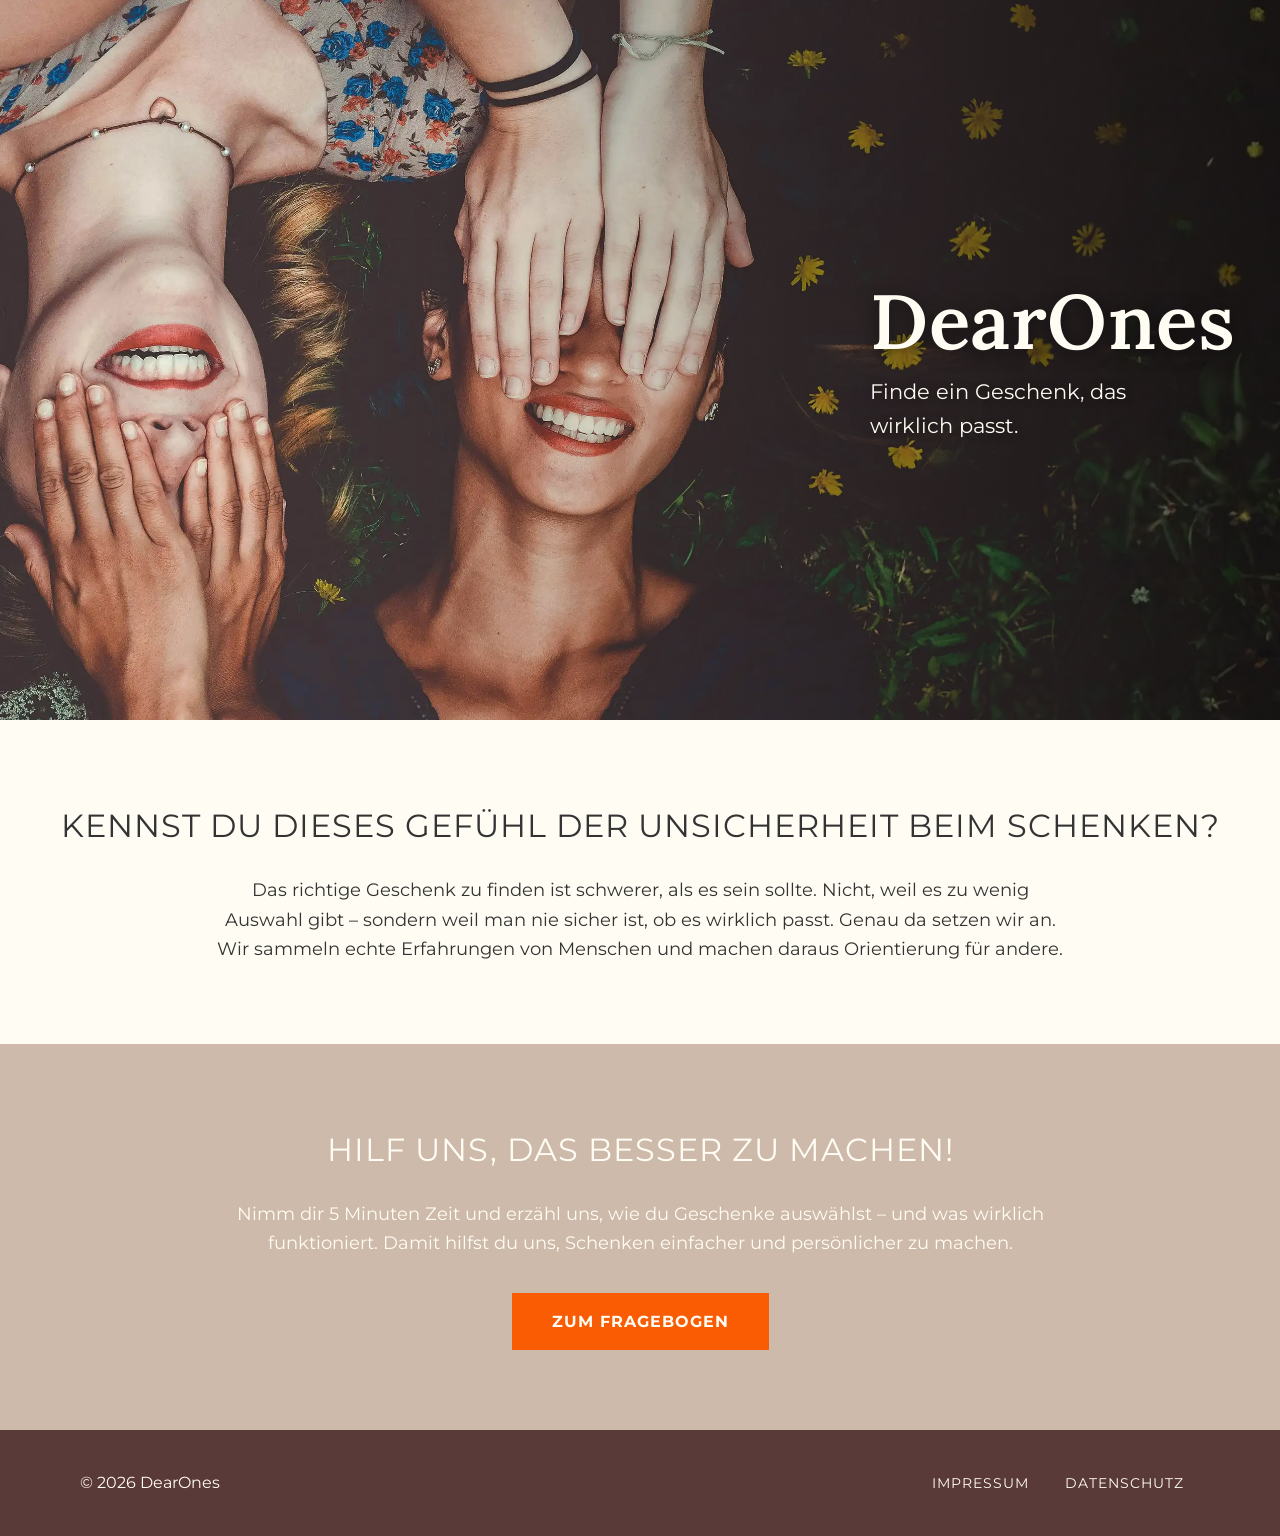
<file: index.html>
<!DOCTYPE html>
<html lang="de">

<head>
    <meta charset="UTF-8">
    <meta name="viewport" content="width=device-width, initial-scale=1.0">
    <title>Landing Page - DearOnes</title>
    <link rel="apple-touch-icon" sizes="180x180" href="apple-touch-icon.png">
    <link rel="icon" href="favicon.ico" type="image/x-icon">
    <meta name="description" content="DearOnes – Finde ein Geschenk, das wirklich passt.">
    <link rel="stylesheet" href="css/styles_base.css">
    <link rel="stylesheet" href="css/styles_index.css">
</head>

<body>

    <div class="hero">
        <img src="images/SamMcNamara_breit.webp" srcset="images/SamMcNamara_breit.webp 480w,
                    images/SamMcNamara_breit.webp 900w,
                    images/SamMcNamara_breit.webp 1400w" sizes="100vw"
            alt="Zwei Freundinnen liegen gemeinsam auf der Wiese, halten sich gegenseitig die Augen zu und lachen."
            loading="eager" fetchpriority="high">
        <div class="hero__text">
            <h1>DearOnes</h1>
            <p>Finde ein Geschenk, das wirklich passt.</p>
        </div>
    </div>

    <section class="mission">
        <h2>Kennst du dieses Gefühl der Unsicherheit beim Schenken?</h2>
        <p>
            Das richtige Geschenk zu finden ist schwerer, als es sein sollte. Nicht, weil es zu wenig Auswahl gibt –
            sondern weil man nie sicher ist,
            ob es wirklich passt. Genau da setzen wir an. Wir sammeln echte Erfahrungen von Menschen und machen daraus
            Orientierung für andere.
        </p>
    </section>

    <section class="cta">
        <h2>Hilf uns, das besser zu machen!</h2>
        <p>Nimm dir 5 Minuten Zeit und erzähl uns, wie du Geschenke auswählst – und was wirklich funktioniert.
            Damit hilfst du uns, Schenken einfacher und persönlicher zu machen.</p>
        <a href="https://tally.so/r/68vWzY" target="_blank" rel="noopener noreferrer" class="btn">Zum Fragebogen</a>
    </section>

    <footer>
        <div>© 2026 DearOnes</div>
        <nav class="links" aria-label="Footer Navigation">
            <a href="pages/impressum.html">Impressum</a>
            <a href="pages/datenschutz.html">Datenschutz</a>
        </nav>
    </footer>

</body>

</html>
</file>
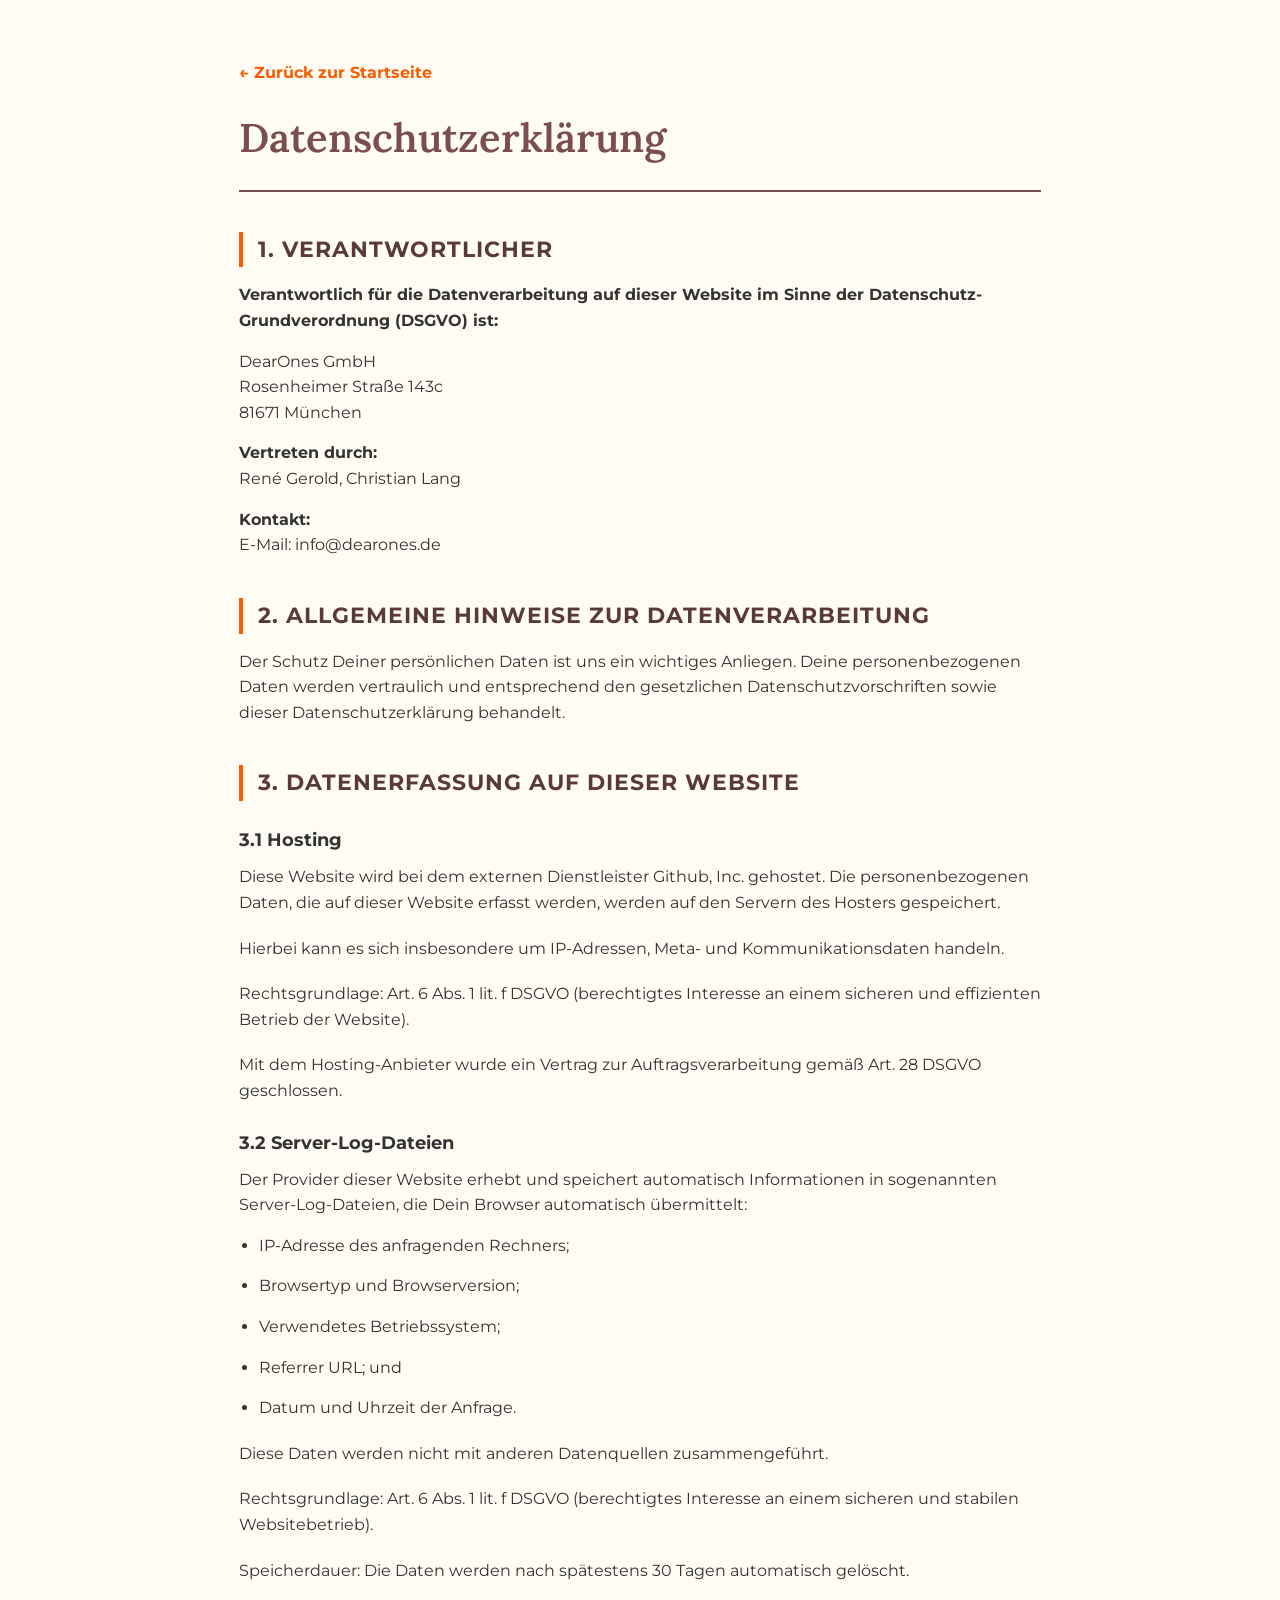
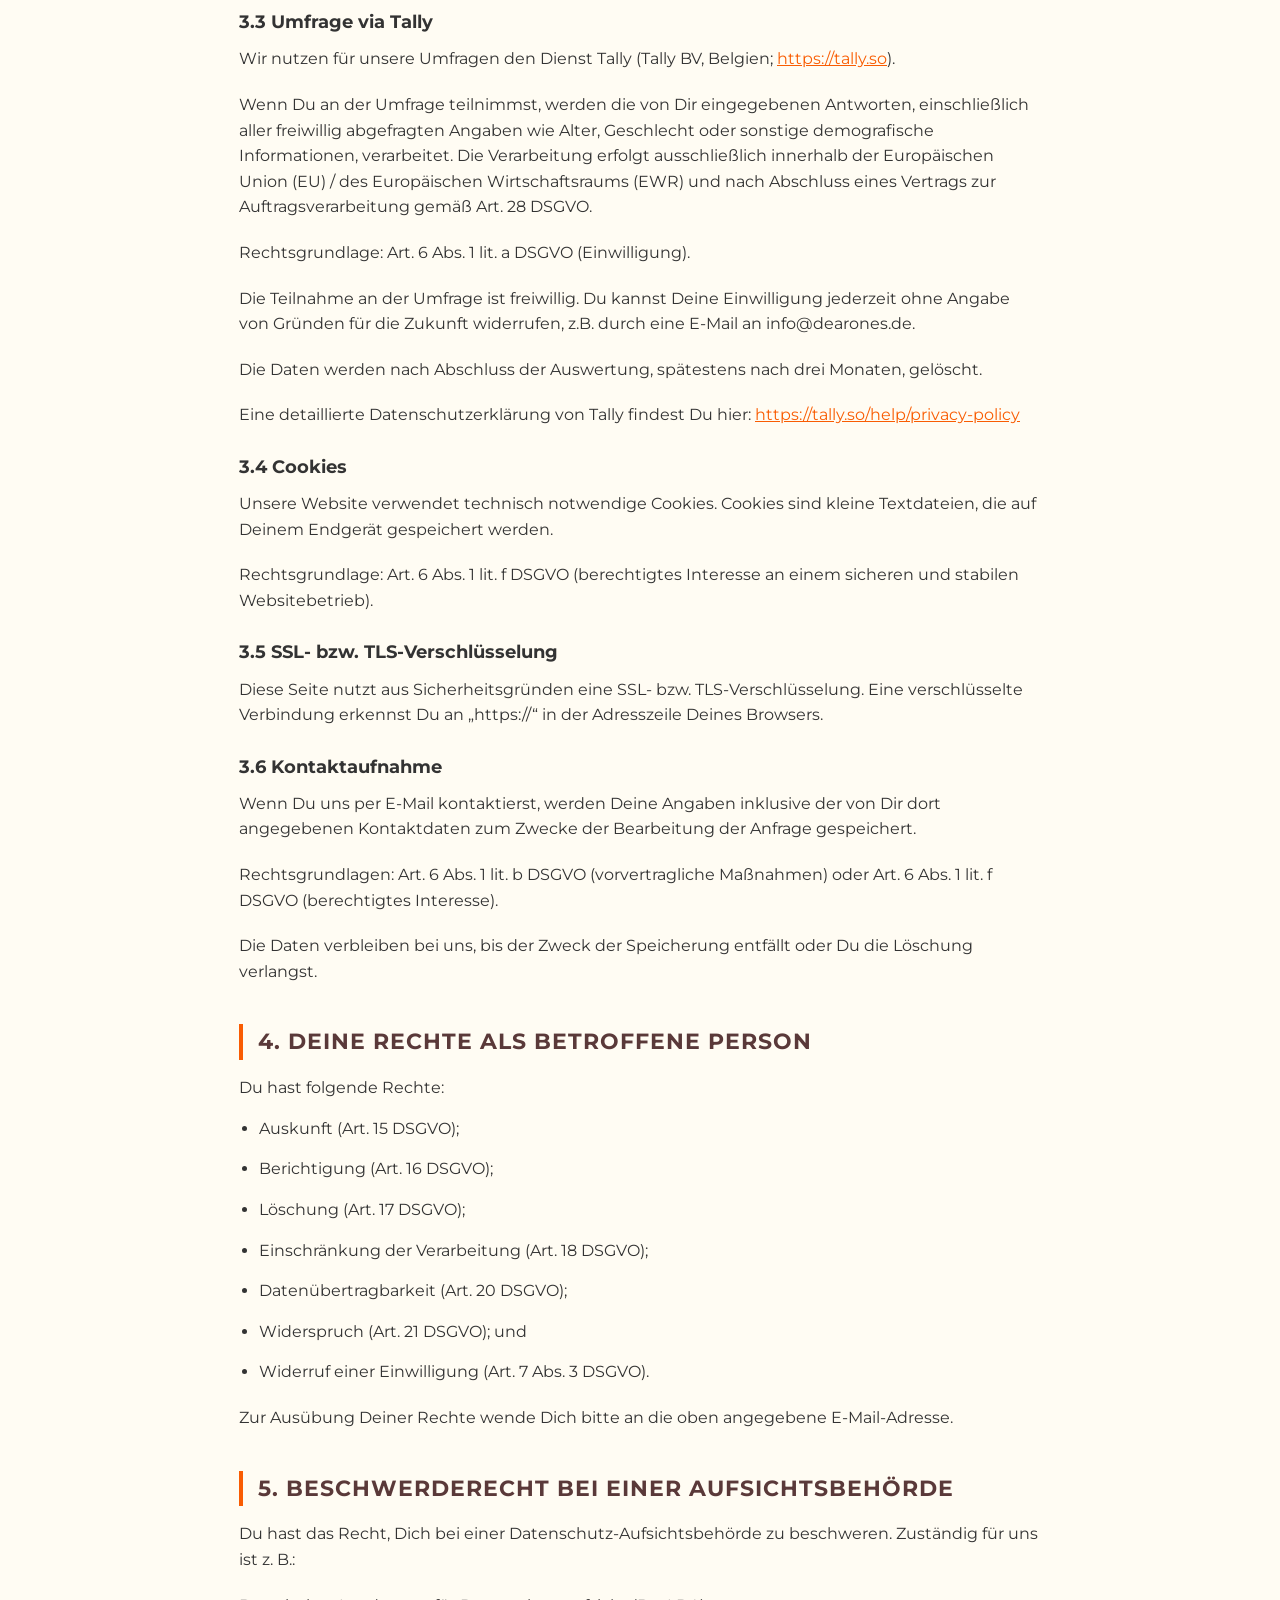
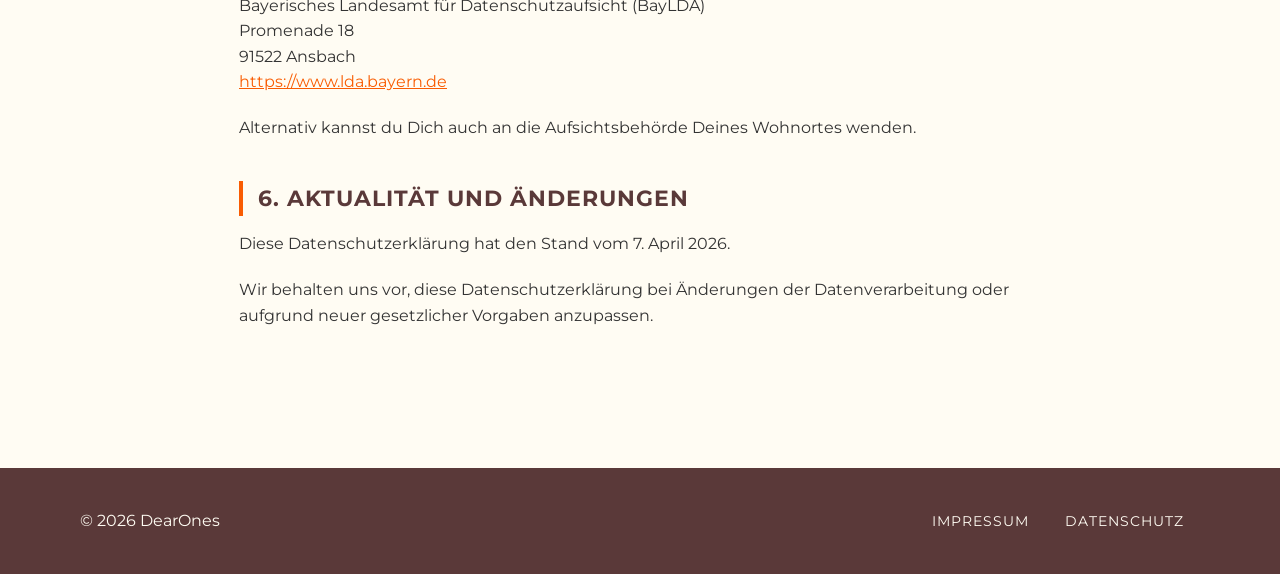
<file: pages/datenschutz.html>
<!DOCTYPE html>
<html lang="de">

<head>
    <meta charset="UTF-8">
    <meta name="viewport" content="width=device-width, initial-scale=1.0">
    <title>Datenschutzerklaerung - DearOnes</title>
    <link rel="icon" href="../favicon.ico" type="image/x-icon">
    <link rel="apple-touch-icon" sizes="180x180" href="../apple-touch-icon.png">
    <link rel="stylesheet" href="../css/styles_base.css">
    <link rel="stylesheet" href="../css/styles_unterseiten.css">
</head>

<body>

    <main class="content-page">
        <a href="../index.html" class="back-link">← Zurück zur Startseite</a>

        <header>
            <h1>Datenschutzerklärung</h1>
        </header>

        <section>
            <h3>1. Verantwortlicher</h3>
            <p><strong>Verantwortlich für die Datenverarbeitung auf dieser Website im Sinne der
                    Datenschutz-Grundverordnung (DSGVO) ist:</strong></p>
            <p>
                DearOnes GmbH<br>
                Rosenheimer Straße 143c<br>
                81671 München
            </p>
            <p>
                <strong>Vertreten durch:</strong><br>
                René Gerold, Christian Lang
            </p>
            <p>
                <strong>Kontakt:</strong><br>
                E-Mail: <span class="reverse">ed.senoraed&#64;ofni</span>
            </p>

            <h3>2. Allgemeine Hinweise zur Datenverarbeitung</h3>
            <p>Der Schutz Deiner persönlichen Daten ist uns ein wichtiges Anliegen. Deine personenbezogenen Daten werden
                vertraulich und entsprechend den gesetzlichen Datenschutzvorschriften sowie dieser Datenschutzerklärung
                behandelt.</p>

            <h3>3. Datenerfassung auf dieser Website</h3>

            <h4>3.1 Hosting</h4>
            <p>Diese Website wird bei dem externen Dienstleister Github, Inc. gehostet. Die personenbezogenen
                Daten, die auf dieser Website erfasst werden, werden auf den Servern des Hosters gespeichert.
            </p>
            <p class="extrabreit">
            <p>
                Hierbei kann es sich insbesondere um IP-Adressen, Meta- und Kommunikationsdaten handeln.
            </p>
            <p class="extrabreit">
            <p>
                Rechtsgrundlage: Art. 6 Abs. 1 lit. f DSGVO (berechtigtes Interesse an einem sicheren und effizienten
                Betrieb der Website).
            </p>
            <p class="extrabreit">
            <p>
                Mit dem Hosting-Anbieter wurde ein Vertrag zur Auftragsverarbeitung gemäß Art. 28 DSGVO geschlossen.
            </p>
            <h4>3.2 Server-Log-Dateien</h4>
            <p>Der Provider dieser Website erhebt und speichert automatisch Informationen in sogenannten
                Server-Log-Dateien, die Dein Browser automatisch übermittelt:</p>
            <ul>
                <li>IP-Adresse des anfragenden Rechners;</li>
                <li>Browsertyp und Browserversion;</li>
                <li>Verwendetes Betriebssystem;</li>
                <li>Referrer URL; und</li>
                <li>Datum und Uhrzeit der Anfrage.</li>
            </ul>
            <p class="extrabreit">
                Diese Daten werden nicht mit anderen Datenquellen zusammengeführt.
            </p>
            <p class="extrabreit">
                Rechtsgrundlage: Art. 6 Abs. 1 lit. f DSGVO (berechtigtes Interesse an einem sicheren und stabilen
                Websitebetrieb).
            </p>
            <p class="extrabreit">
                Speicherdauer: Die Daten werden nach spätestens 30 Tagen automatisch gelöscht.
            </p>
            <h4>3.3 Umfrage via Tally</h4>
            <p class="extrabreit">
                Wir nutzen für unsere Umfragen den Dienst Tally (Tally BV, Belgien; <a href="https://tally.so"
                    target="_blank" rel="noopener">https://tally.so</a>).
            </p>
            <p class="extrabreit">
                Wenn Du an der Umfrage teilnimmst, werden die von Dir eingegebenen Antworten, einschließlich aller
                freiwillig abgefragten Angaben wie Alter, Geschlecht oder sonstige demografische Informationen,
                verarbeitet. Die Verarbeitung erfolgt ausschließlich innerhalb der Europäischen Union (EU) / des
                Europäischen Wirtschaftsraums (EWR) und nach Abschluss eines Vertrags zur Auftragsverarbeitung gemäß
                Art. 28 DSGVO.
            </p>
            <p class="extrabreit">
                Rechtsgrundlage: Art. 6 Abs. 1 lit. a DSGVO (Einwilligung).
            </p>
            <p class="extrabreit">
                Die Teilnahme an der Umfrage ist freiwillig. Du kannst Deine Einwilligung jederzeit ohne Angabe von
                Gründen für die Zukunft widerrufen, z.B. durch eine E-Mail an <span
                    class="reverse">ed.senoraed&#64;ofni</span>.
            </p>
            <p class="extrabreit">
                Die Daten werden nach Abschluss der Auswertung, spätestens nach drei Monaten, gelöscht.
            </p>
            <p class="extrabreit">
                Eine detaillierte Datenschutzerklärung von Tally findest Du hier: <a
                    href="https://tally.so/help/privacy-policy" target="_blank"
                    rel="noopener">https://tally.so/help/privacy-policy</a>
            </p>
            <h4>3.4 Cookies</h4>
            <p class="extrabreit">
                Unsere Website verwendet technisch notwendige Cookies. Cookies sind kleine Textdateien, die auf Deinem
                Endgerät gespeichert werden.
            </p>
            <p class="extrabreit">
                Rechtsgrundlage: Art. 6 Abs. 1 lit. f DSGVO (berechtigtes Interesse an einem sicheren und stabilen
                Websitebetrieb).
            </p>
            <h4>3.5 SSL- bzw. TLS-Verschlüsselung</h4>
            <p>Diese Seite nutzt aus Sicherheitsgründen eine SSL- bzw. TLS-Verschlüsselung. Eine verschlüsselte
                Verbindung erkennst Du an „https://“ in der Adresszeile Deines Browsers.
            </p>
            <h4>3.6 Kontaktaufnahme</h4>
            <p class="extrabreit">
                Wenn Du uns per E-Mail kontaktierst, werden Deine Angaben inklusive der von Dir dort angegebenen
                Kontaktdaten zum Zwecke der Bearbeitung der Anfrage gespeichert.
            </p>
            <p class="extrabreit">
                Rechtsgrundlagen: Art. 6 Abs. 1 lit. b DSGVO (vorvertragliche Maßnahmen) oder Art. 6 Abs. 1 lit. f DSGVO
                (berechtigtes Interesse).
            </p>
            <p class="extrabreit">
                Die Daten verbleiben bei uns, bis der Zweck der Speicherung entfällt oder Du die Löschung verlangst.
            </p>
            <h3>4. Deine Rechte als betroffene Person</h3>
            <p>Du hast folgende Rechte:</p>
            <ul>
                <li>Auskunft (Art. 15 DSGVO);</li>
                <li>Berichtigung (Art. 16 DSGVO); </li>
                <li>Löschung (Art. 17 DSGVO);</li>
                <li>Einschränkung der Verarbeitung (Art. 18 DSGVO);</li>
                <li>Datenübertragbarkeit (Art. 20 DSGVO);</li>
                <li>Widerspruch (Art. 21 DSGVO); und</li>
                <li>Widerruf einer Einwilligung (Art. 7 Abs. 3 DSGVO). </li>
            </ul>
            <p>Zur Ausübung Deiner Rechte wende Dich bitte an die oben angegebene E-Mail-Adresse.</p>
            <h3>5. Beschwerderecht bei einer Aufsichtsbehörde</h3>
            <p class="extrabreit">
                Du hast das Recht, Dich bei einer Datenschutz-Aufsichtsbehörde zu beschweren. Zuständig für uns ist z.
                B.:
            </p>
            <p class="extrabreit">
                Bayerisches Landesamt für Datenschutzaufsicht (BayLDA) <br>
                Promenade 18 <br>
                91522 Ansbach <br>
                <a href="https://www.lda.bayern.de" target="_blank" rel="noopener">https://www.lda.bayern.de</a>
            </p>
            <p class="extrabreit">
                Alternativ kannst du Dich auch an die Aufsichtsbehörde Deines Wohnortes wenden.
            </p>
            <h3>6. Aktualität und Änderungen</h3>
            <p class="extrabreit">
                Diese Datenschutzerklärung hat den Stand vom 7. April 2026.
            </p>
            <p class="extrabreit">
                Wir behalten uns vor, diese Datenschutzerklärung bei Änderungen der Datenverarbeitung oder aufgrund
                neuer gesetzlicher Vorgaben anzupassen.
            </p>
        </section>
    </main>

    <footer>
        <div>© 2026 DearOnes</div>
        <nav class="links" aria-label="Footer Navigation">
            <a href="../pages/impressum.html">Impressum</a>
            <a href="../pages/datenschutz.html">Datenschutz</a>
        </nav>
    </footer>

</body>

</html>
</file>
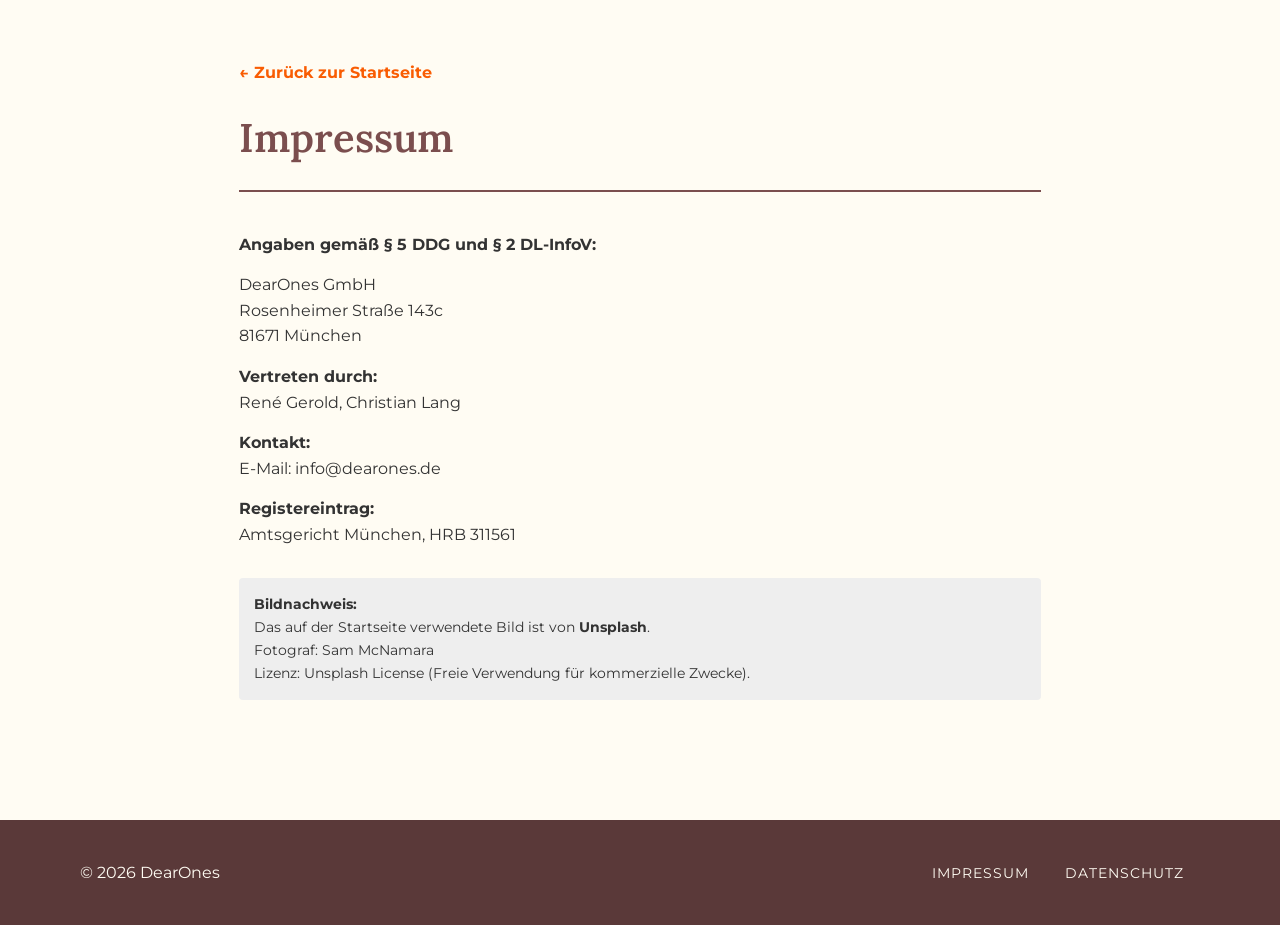
<file: pages/impressum.html>
<!DOCTYPE html>
<html lang="de">

<head>
    <meta charset="UTF-8">
    <meta name="viewport" content="width=device-width, initial-scale=1.0">
    <title>Impressum - DearOnes</title>
    <link rel="icon" href="../favicon.ico" type="image/x-icon">
    <link rel="apple-touch-icon" sizes="180x180" href="../apple-touch-icon.png">
    <link rel="stylesheet" href="../css/styles_base.css">
    <link rel="stylesheet" href="../css/styles_unterseiten.css">
</head>

<body>

    <main class="content-page">
        <a href="../index.html" class="back-link">← Zurück zur Startseite</a>

        <header>
            <h1>Impressum</h1>
        </header>

        <section>
            <div>
                <p><strong>Angaben gemäß § 5 DDG und § 2 DL-InfoV:</strong></p>
                <p>
                    DearOnes GmbH<br>
                    Rosenheimer Straße 143c<br>
                    81671 München
                </p>

                <p>
                    <strong>Vertreten durch:</strong><br>
                    René Gerold, Christian Lang
                </p>

                <p>
                    <strong>Kontakt:</strong><br>
                    E-Mail: <span class="reverse">ed.senoraed&#64;ofni</span>
                </p>

                <p>
                    <strong>Registereintrag:</strong><br>
                    Amtsgericht München, HRB 311561
                </p>
            </div>
            <div class="credits">
                <strong>Bildnachweis:</strong><br>
                Das auf der Startseite verwendete Bild ist von <strong>Unsplash</strong>.<br>
                Fotograf: Sam McNamara<br>
                Lizenz: Unsplash License (Freie Verwendung für kommerzielle Zwecke).
            </div>
        </section>
    </main>

    <footer>
        <div>© 2026 DearOnes</div>
        <nav class="links" aria-label="Footer Navigation">
            <a href="../pages/impressum.html">Impressum</a>
            <a href="../pages/datenschutz.html">Datenschutz</a>
        </nav>
    </footer>

</body>

</html>
</file>
<file: css/styles_base.css>
/* =========================
   FONTS EINBINDEN
========================= */
@font-face {
    font-family: 'Lora';
    font-style: normal;
    font-weight: 600;
    font-display: swap;
    src: url('../fonts/Lora/Lora-SemiBold.ttf') format('truetype');
}

@font-face {
    font-family: 'Montserrat';
    font-style: normal;
    font-weight: 400;
    font-display: swap;
    src: url('../fonts/Montserrat/Montserrat-Regular.ttf') format('truetype');
}

@font-face {
    font-family: 'Montserrat';
    font-style: normal;
    font-weight: 700;
    font-display: swap;
    src: url('../fonts/Montserrat/Montserrat-Bold.ttf') format('truetype');
}

/* =========================
   CSS VARIABLEN
========================= */
:root {
    --color-bg:           #fffcf3;
    --color-primary:      #7b4e4e;
    --color-primary-dark: #5a3939;
    --color-accent:       #F95c02;
    --color-accent-hover: #d84f02;
    --color-cta-bg:       #cebaaa;
    --color-text:         #333;
    --color-light:        #fffcf3;
}

/* =========================
   RESET & BASIS
========================= */
*, *::before, *::after {
    margin: 0;
    padding: 0;
    box-sizing: border-box;
}

body {
    display: flex;
    flex-direction: column;
    min-height: 100vh;
    font-family: 'Montserrat', sans-serif;
    font-weight: 400;
    background-color: var(--color-bg);
    line-height: 1.6;
    color: var(--color-text);
}

/* =========================
   Groeßere Textabstaende
========================= */
.extrabreit {
    margin-bottom: 20px; /* Hier kannst du den Wert (px, em, rem) frei wählen */
}

/* =========================
   FOOTER
========================= */
footer {
    background-color: var(--color-primary-dark);
    color: var(--color-light);
    padding: 40px 24px;
    display: flex;
    flex-direction: column;
    align-items: center;
    gap: 20px;
    text-align: center;
    flex-shrink: 0;
}

footer .links a {
    font-family: 'Montserrat', sans-serif;
    font-weight: 400;
    text-transform: uppercase;
    letter-spacing: 1px;
    color: var(--color-light);
    padding: 8px 16px;
    text-decoration: none;
    font-size: 0.85rem;
    transition: opacity 0.2s ease;
}

footer .links a:hover {
    opacity: 0.75;
}

@media (min-width: 1024px) {
    footer {
        flex-direction: row;
        justify-content: space-between;
        padding: 40px 80px;
    }
}
</file>
<file: css/styles_index.css>
/* =========================
   CSS VARIABLEN (index-spezifisch)
========================= */
:root {
    --hero-height-mobile:  55vh;
    --hero-height-desktop: 80vh;
}

/* =========================
   TYPOGRAFIE
========================= */
h2, .btn, footer .links a, section p {
    font-family: 'Montserrat', sans-serif;
    font-weight: 400;
}

h2, .btn, footer .links a {
    text-transform: uppercase;
    letter-spacing: 1px;
}

.hero__text h1 {
    font-family: 'Lora', serif;
    font-weight: 600;
    text-transform: none;
    letter-spacing: 0.5px;
}

/* =========================
   HERO – MOBILE FIRST
========================= */
.hero {
    position: relative;
    width: 100%;
    height: var(--hero-height-mobile);
    overflow: hidden;
}

.hero img {
    width: 100%;
    height: 100%;
    display: block;
    object-fit: cover;
    object-position: 20% center;
}

.hero::after {
    content: '';
    position: absolute;
    inset: 0;
    background: radial-gradient(
        ellipse at center,
        rgba(0,0,0,0.1)  20%,
        rgba(0,0,0,0.5) 100%
    );
    pointer-events: none;
}

.hero__text {
    position: absolute;
    top: 55%;
    left: 50%;
    transform: translate(-50%, -50%);
    width: 90%;
    padding: 0;
    text-align: center;
    color: var(--color-light);
    z-index: 1;
}

.hero__text h1 {
    font-size: clamp(2.5rem, 10vw, 3.5rem);
    margin-bottom: 12px;
    line-height: 1.1;
    text-shadow: 0 2px 18px rgba(0,0,0,0.5);
}

.hero__text p {
    font-size: clamp(1.1rem, 4vw, 1.3rem);
    font-weight: 400;
    text-shadow: 0 1px 10px rgba(0,0,0,0.4);
}

/* =========================
   TABLET & DESKTOP (≥ 600px)
========================= */
@media (min-width: 600px) {
    .hero img {
        object-position: center center;
    }

    .hero::after {
        background: linear-gradient(
            to left,
            rgba(0, 0, 0, 0.6) 0%,
            rgba(0, 0, 0, 0.2) 45%,
            transparent 75%
        );
    }

    .hero__text {
        top: 50%;
        left: auto;
        right: 0;
        transform: translateY(-50%);
        width: 45%;
        padding: 0 50px 0 0;
        text-align: left;
    }

    .hero__text h1 {
        font-size: clamp(2.8rem, 5vw, 3.8rem);
    }

    .hero__text p {
        font-size: clamp(1.2rem, 2vw, 1.4rem);
    }
}

/* Tablet Querformat */
@media (min-width: 600px) and (max-width: 1200px) and (orientation: landscape) {
    .hero__text {
        width: 35%;
        padding-right: 40px;
    }
}

/* =========================
   SEKTIONEN
========================= */
section {
    padding: 80px 24px;
    width: 100%;
    text-align: center;
}

section h2 {
    font-size: clamp(1.4rem, 4vw, 2rem);
    margin-bottom: 24px;
}

section p {
    max-width: 850px;
    margin: 0 auto;
    font-size: clamp(1.05rem, 2.5vw, 1.15rem);
}

.cta {
    background-color: var(--color-cta-bg);
    color: var(--color-light);
}

/* =========================
   BUTTON
========================= */
.btn {
    display: inline-block;
    margin-top: 35px;
    padding: 16px 40px;
    background-color: var(--color-accent);
    color: var(--color-light);
    text-decoration: none;
    font-weight: 700;
    font-size: 1rem;
    transition: transform 0.2s ease, background-color 0.3s ease;
}

.btn:hover {
    background-color: var(--color-accent-hover);
    transform: translateY(-2px);
}

/* =========================
   DESKTOP (≥ 1024px)
========================= */
@media (min-width: 1024px) {
    .hero {
        height: var(--hero-height-desktop);
    }

    .hero__text {
        width: 32%;
        padding: 0 80px 0 0;
    }

    .hero__text h1 {
        font-size: clamp(4rem, 6vw, 6rem);
    }

    .hero__text p {
        font-size: clamp(1.3rem, 1.6vw, 1.6rem);
    }
}
</file>
<file: css/styles_unterseiten.css>
/* =========================
   CONTENT LAYOUT
========================= */
.content-page {
    max-width: 850px;
    margin: 0 auto;
    padding: 60px 24px;
    flex: 1;
    width: 100%;
}

/* =========================
   HEADER (innerhalb main)
========================= */
header {
    border-bottom: 2px solid var(--color-primary);
    margin-bottom: 40px;
    padding-bottom: 20px;
}

/* =========================
   TYPOGRAFIE
========================= */
h1 {
    font-family: 'Lora', serif;
    font-weight: 600;
    color: var(--color-primary);
    font-size: clamp(2rem, 5vw, 2.5rem);
    margin: 0;
}

h2, h3 {
    font-family: 'Montserrat', sans-serif;
    font-weight: 700;
    font-size: 1.4rem;
    margin-top: 40px;
    margin-bottom: 15px;
    color: var(--color-primary-dark);
    text-transform: uppercase;
    letter-spacing: 1px;
    border-left: 4px solid var(--color-accent);
    padding-left: 15px;
}

h4 {
    font-family: 'Montserrat', sans-serif;
    font-weight: 700;
    font-size: 1.1rem;
    margin-top: 25px;
    margin-bottom: 10px;
    color: var(--color-text);
}

p, li {
    font-size: 1rem;
    margin-bottom: 15px;
}

ul {
    padding-left: 20px;
    margin-bottom: 20px;
}

a {
    color: var(--color-accent);
    transition: color 0.2s ease;
}

a:hover {
    color: var(--color-accent-hover);
}

/* =========================
   ZURÜCK-LINK
========================= */
.back-link {
    display: inline-block;
    margin-bottom: 20px;
    color: var(--color-accent);
    text-decoration: none;
    font-weight: 700;
    transition: color 0.2s ease;
}

.back-link:hover {
    text-decoration: underline;
    color: var(--color-accent-hover);
}

/* =========================
   BILDNACHWEIS / CREDITS BOX
========================= */
.credits {
    background-color: #eee;
    padding: 15px;
    border-radius: 4px;
    font-size: 0.9rem;
    margin-top: 30px;
}

/* =========================
   E-MAIL VERSCHLEIERUNG
========================= */
.reverse {
    unicode-bidi: bidi-override;
    direction: rtl;
}

/* =========================
   FOOTER (Unterseiten-spezifisch)
========================= */
footer {
    margin-top: 60px;
}
</file>
